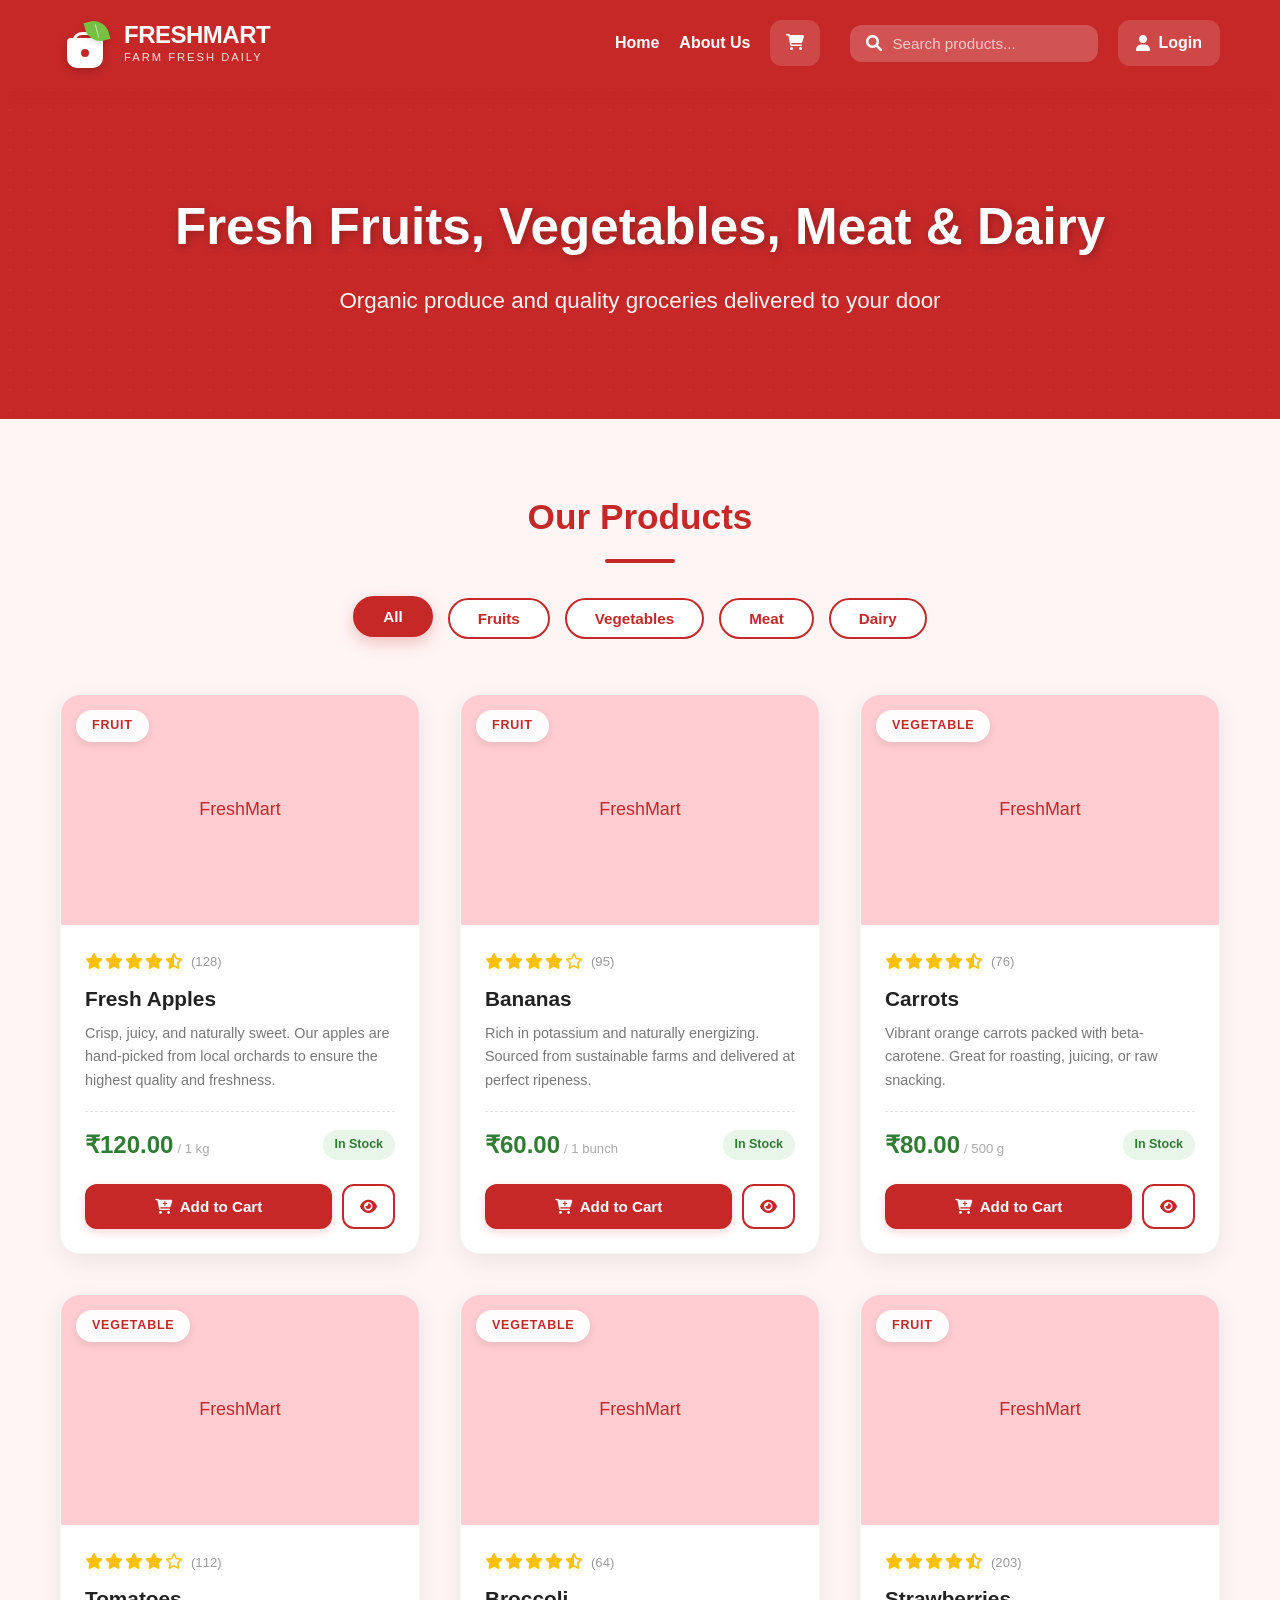
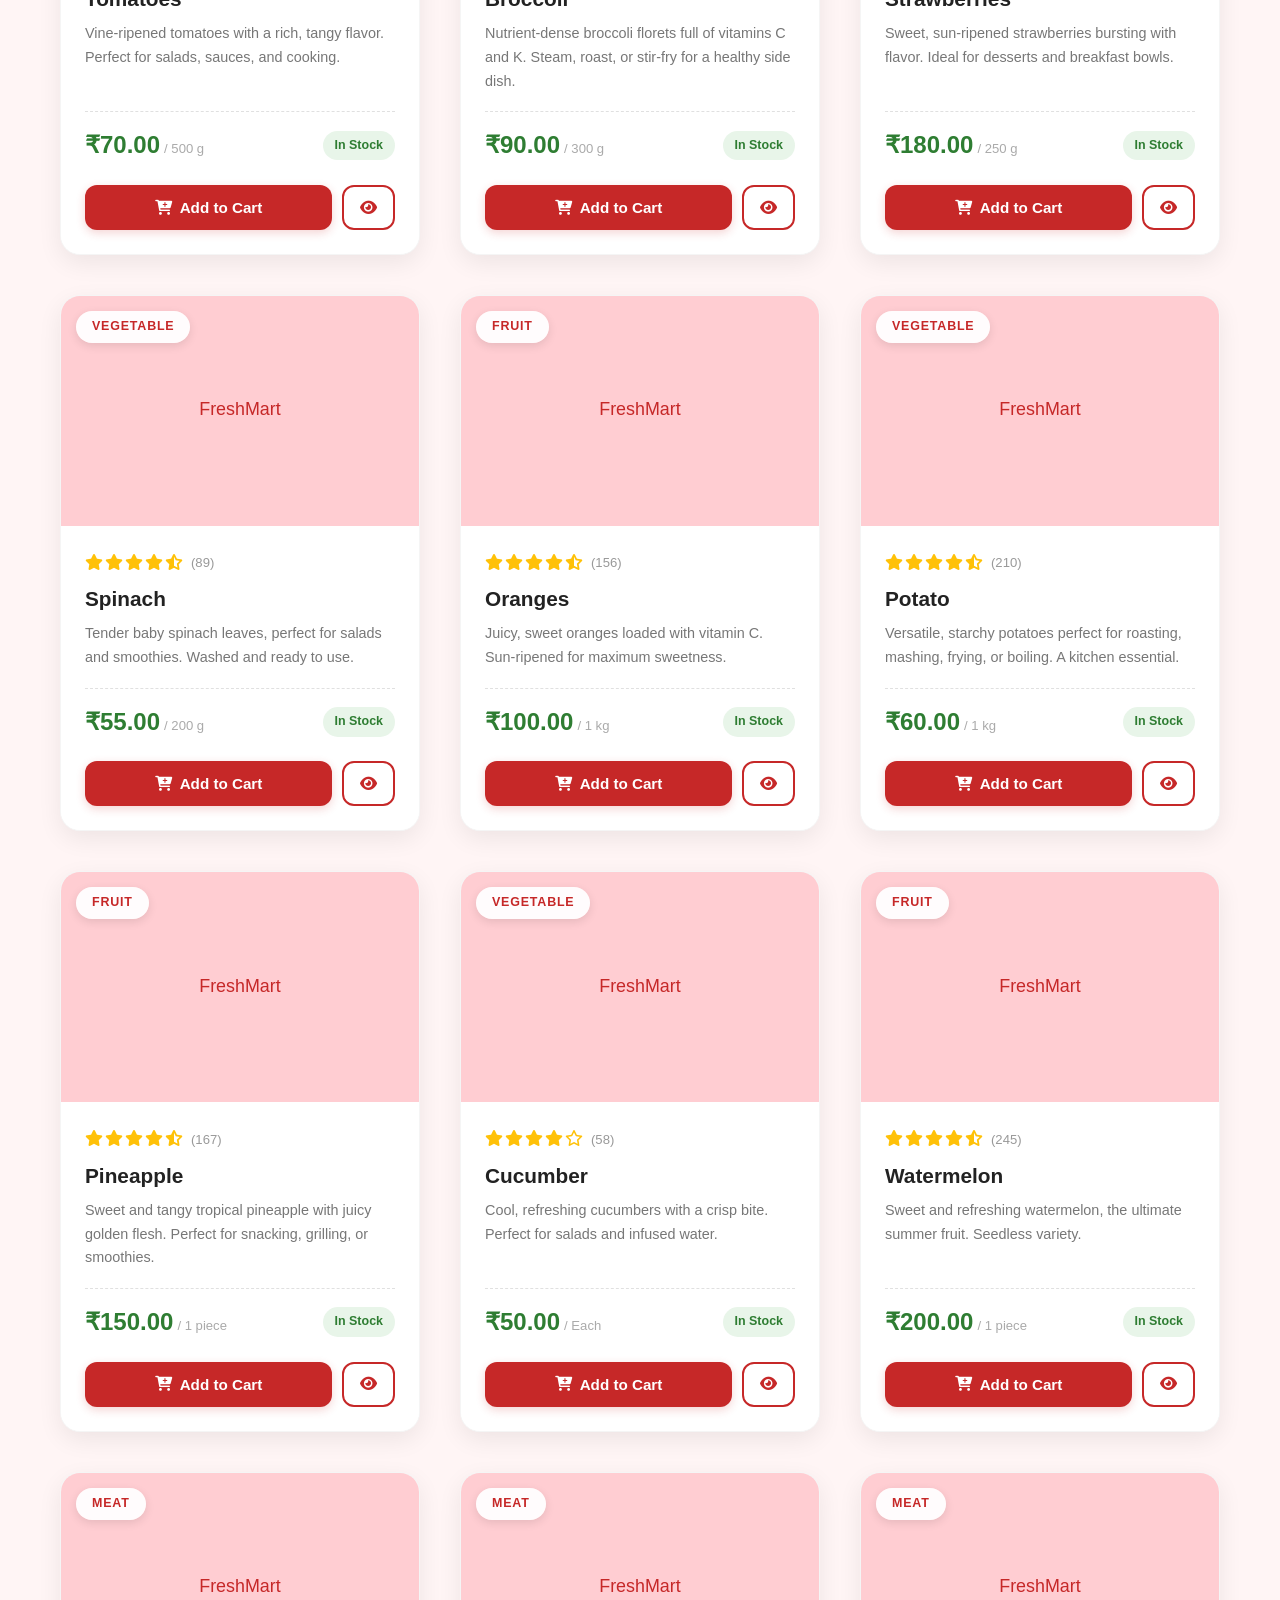
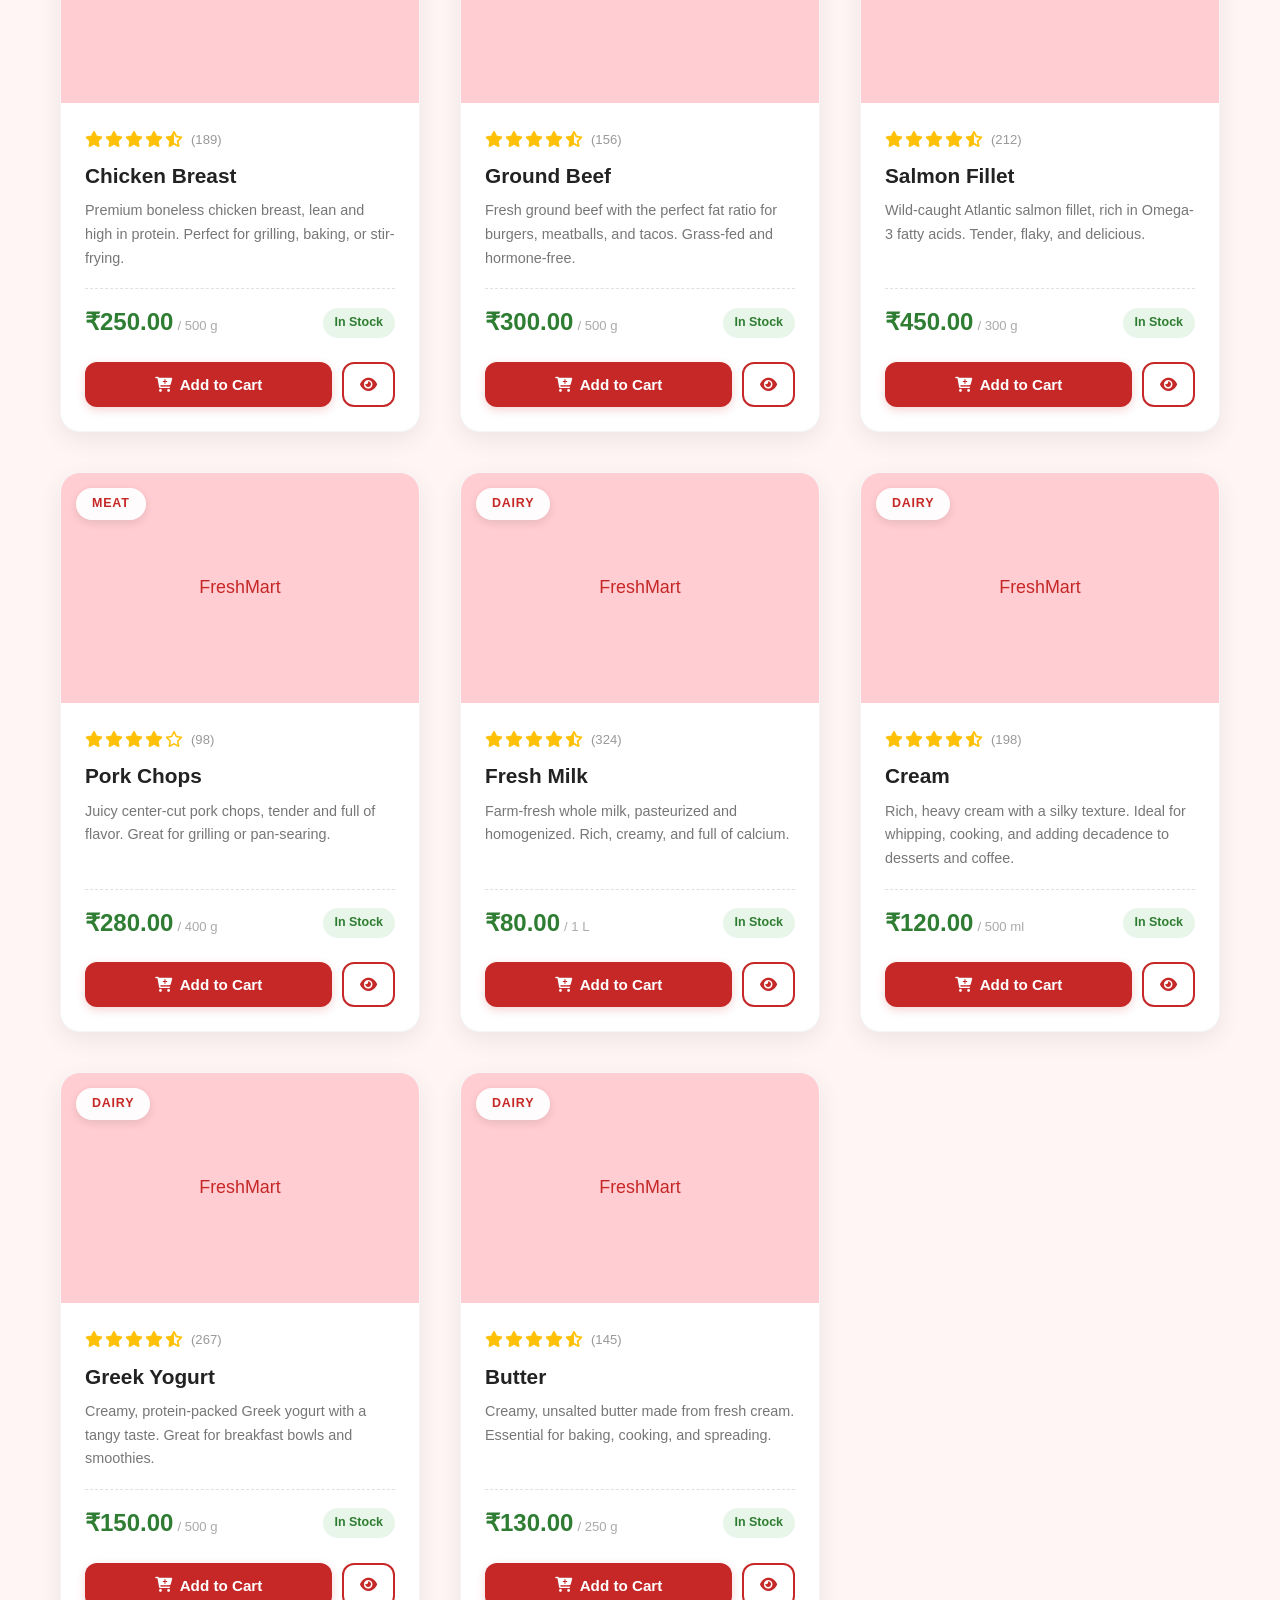
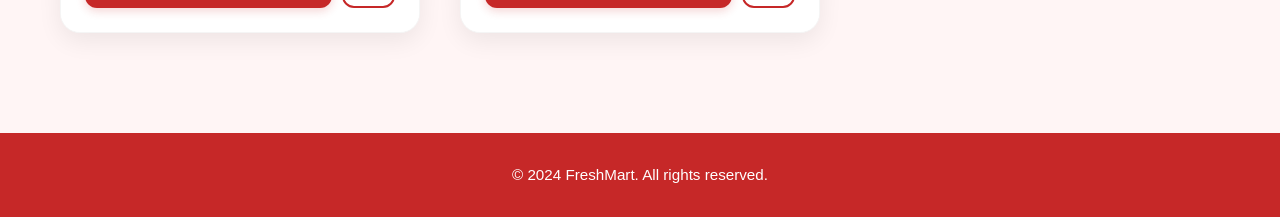
<file: index.html>
<!DOCTYPE html>
<html lang="en">
<head>
    <meta charset="UTF-8">
    <meta name="viewport" content="width=device-width, initial-scale=1.0">
    <title>Grocery Store - FreshMart</title>
    <link rel="stylesheet" href="css/style.css">
    <link rel="stylesheet" href="https://cdnjs.cloudflare.com/ajax/libs/font-awesome/6.0.0/css/all.min.css">
</head>
<body>
    <!-- Navigation -->
    <nav class="navbar">
        <div class="nav-container">
            <div class="nav-logo">
                <a href="index.html" class="logo-link">
                    <div class="logo-mark">
                        <div class="logo-leaf"></div>
                        <div class="logo-bag">
                            <div class="bag-handle"></div>
                        </div>
                    </div>
                    <div class="logo-text">
                        <span class="logo-brand">FreshMart</span>
                        <span class="logo-tagline">Farm Fresh Daily</span>
                    </div>
                </a>
            </div>
            <div class="nav-links">
                <a href="index.html">Home</a>
                <a href="about.html">About Us</a>
                <a href="cart.html" class="cart-link">
                    <i class="fas fa-shopping-cart"></i>
                    <span class="cart-badge" id="cartBadge">0</span>
                </a>
                <div class="search-wrapper">
                    <div class="search-box">
                        <i class="fas fa-search"></i>
                        <input type="text" id="searchInput" placeholder="Search products..." autocomplete="off">
                    </div>
                    <div class="search-results" id="searchResults"></div>
                </div>
                <a href="login.html" class="login-link">
                    <i class="fas fa-user"></i> Login
                </a>
            </div>
        </div>
    </nav>

    <!-- Hero Section -->
    <section class="hero">
        <div class="hero-content">
            <h1>Fresh Fruits, Vegetables, Meat & Dairy</h1>
            <p>Organic produce and quality groceries delivered to your door</p>
        </div>
    </section>

    <!-- Products Grid -->
    <section class="products-section">
        <div class="container">
            <h2 class="section-title">Our Products</h2>
            <div class="products-grid" id="productsGrid">
                <!-- Products will be loaded dynamically by JavaScript -->
            </div>
        </div>
    </section>

    <!-- Footer -->
    <footer class="footer">
        <div class="container">
            <p>&copy; 2024 FreshMart. All rights reserved.</p>
        </div>
    </footer>

    <script src="js/script.js"></script>
</body>
</html>
</file>
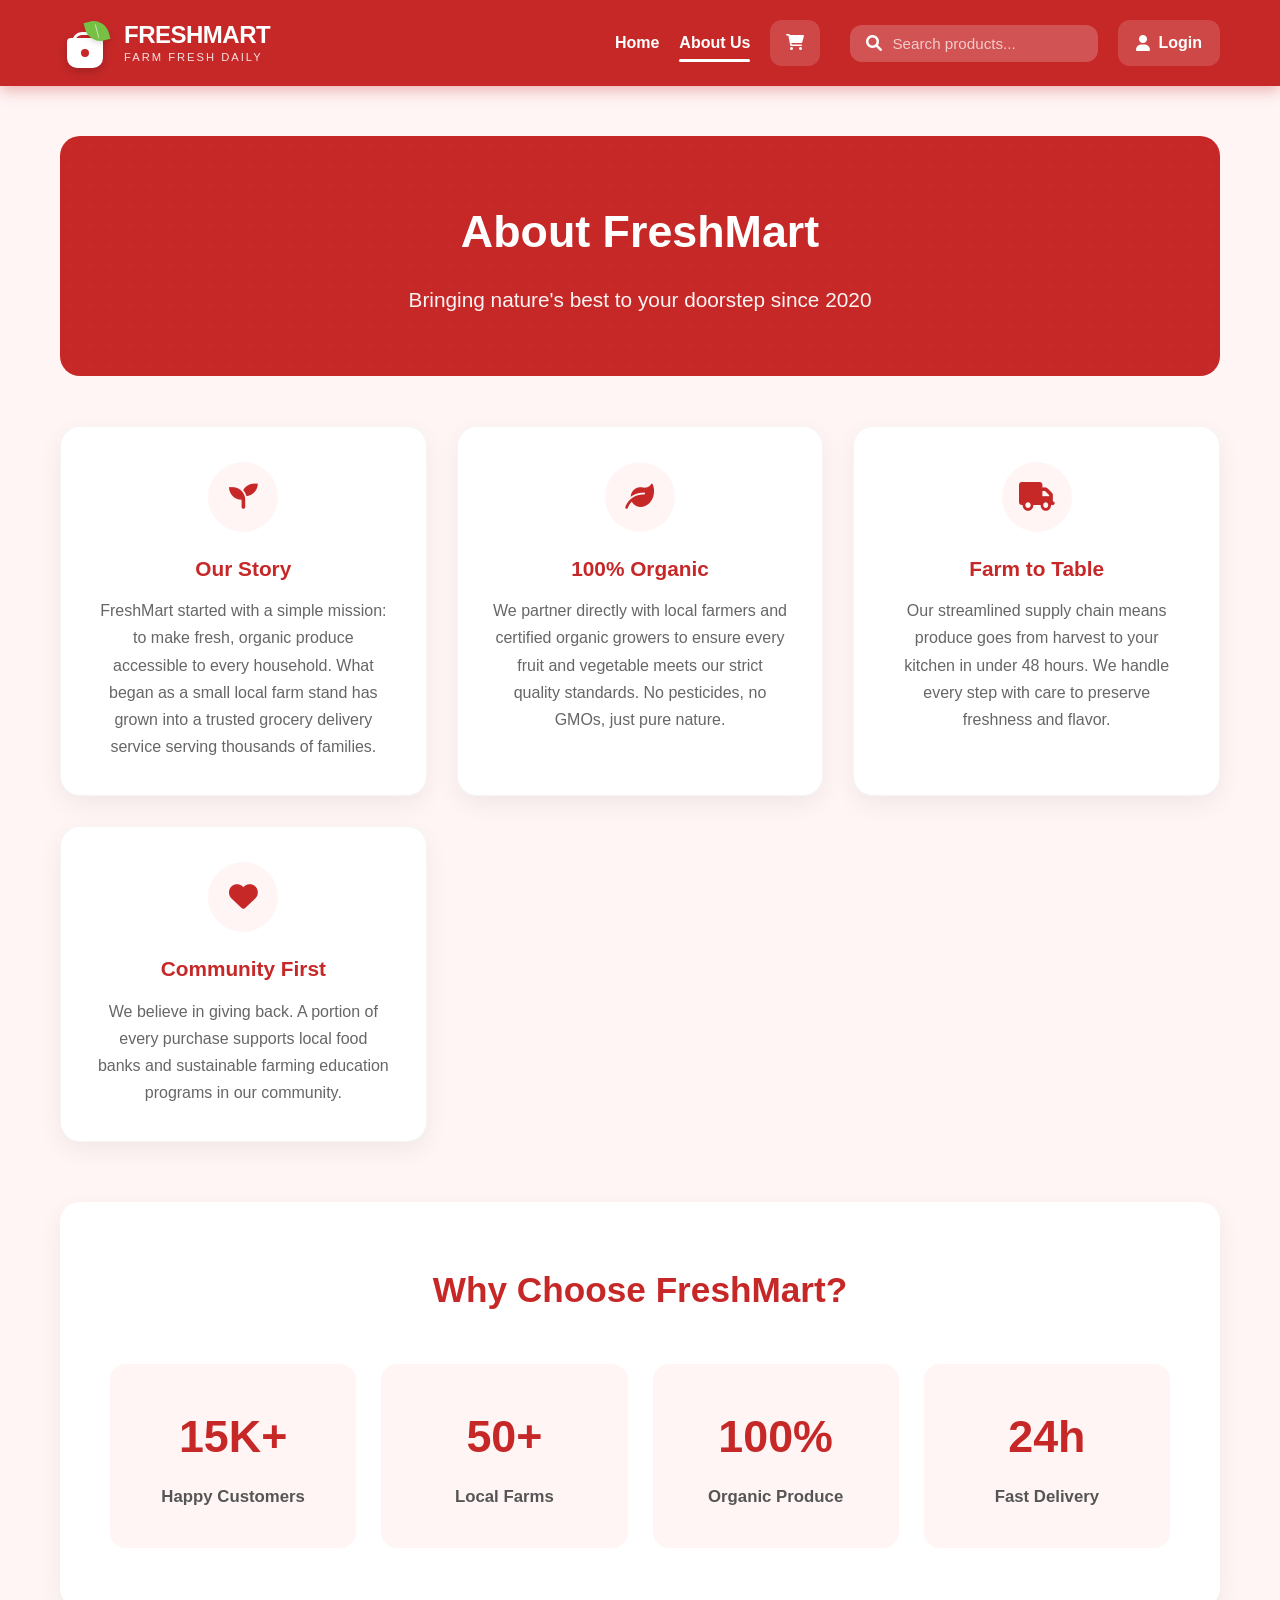
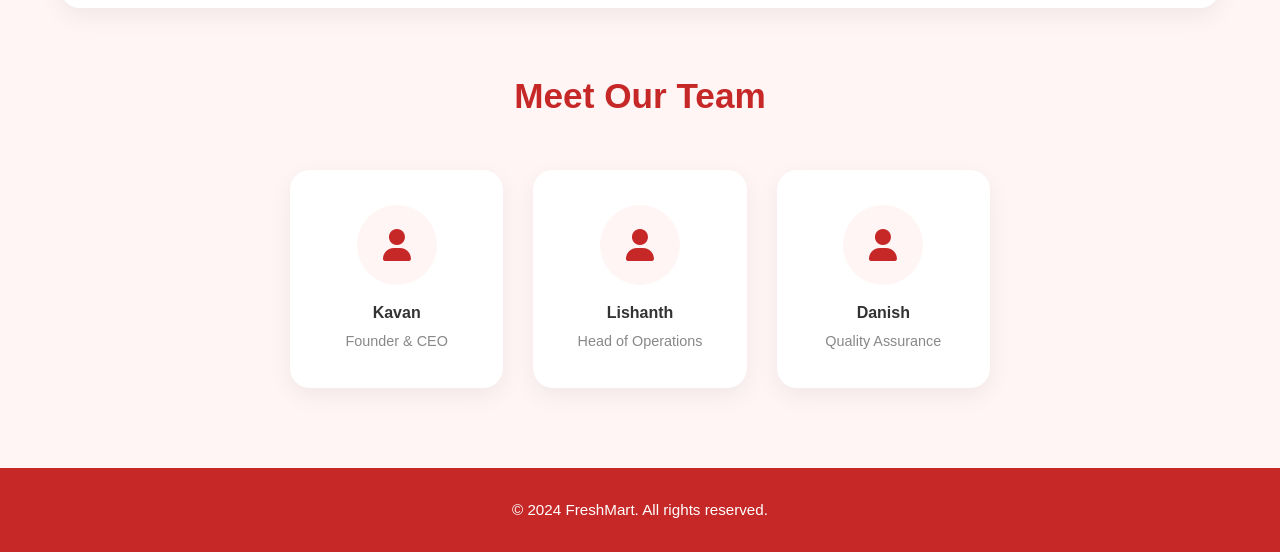
<file: about.html>
<!DOCTYPE html>
<html lang="en">
<head>
    <meta charset="UTF-8">
    <meta name="viewport" content="width=device-width, initial-scale=1.0">
    <title>About Us - FreshMart</title>
    <link rel="stylesheet" href="css/style.css">
    <link rel="stylesheet" href="https://cdnjs.cloudflare.com/ajax/libs/font-awesome/6.0.0/css/all.min.css">
</head>
<body>
    <!-- Navigation -->
    <nav class="navbar">
        <div class="nav-container">
            <div class="nav-logo">
                <a href="index.html" class="logo-link">
                    <div class="logo-mark">
                        <div class="logo-leaf"></div>
                        <div class="logo-bag">
                            <div class="bag-handle"></div>
                        </div>
                    </div>
                    <div class="logo-text">
                        <span class="logo-brand">FreshMart</span>
                        <span class="logo-tagline">Farm Fresh Daily</span>
                    </div>
                </a>
            </div>
            <div class="nav-links">
                <a href="index.html">Home</a>
                <a href="about.html" class="active">About Us</a>
                <a href="cart.html" class="cart-link">
                    <i class="fas fa-shopping-cart"></i>
                    <span class="cart-badge" id="cartBadge">0</span>
                </a>
                <div class="search-wrapper">
                    <div class="search-box">
                        <i class="fas fa-search"></i>
                        <input type="text" id="searchInput" placeholder="Search products..." autocomplete="off">
                    </div>
                    <div class="search-results" id="searchResults"></div>
                </div>
                <a href="login.html" class="login-link">
                    <i class="fas fa-user"></i> Login
                </a>
            </div>
        </div>
    </nav>

    <!-- About Section -->
    <section class="about-section">
        <div class="container">
            <div class="about-hero">
                <h1>About FreshMart</h1>
                <p>Bringing nature's best to your doorstep since 2020</p>
            </div>
            
            <div class="about-grid">
                <div class="about-card">
                    <div class="about-icon"><i class="fas fa-seedling"></i></div>
                    <h3>Our Story</h3>
                    <p>FreshMart started with a simple mission: to make fresh, organic produce accessible to every household. What began as a small local farm stand has grown into a trusted grocery delivery service serving thousands of families.</p>
                </div>
                
                <div class="about-card">
                    <div class="about-icon"><i class="fas fa-leaf"></i></div>
                    <h3>100% Organic</h3>
                    <p>We partner directly with local farmers and certified organic growers to ensure every fruit and vegetable meets our strict quality standards. No pesticides, no GMOs, just pure nature.</p>
                </div>
                
                <div class="about-card">
                    <div class="about-icon"><i class="fas fa-truck"></i></div>
                    <h3>Farm to Table</h3>
                    <p>Our streamlined supply chain means produce goes from harvest to your kitchen in under 48 hours. We handle every step with care to preserve freshness and flavor.</p>
                </div>
                
                <div class="about-card">
                    <div class="about-icon"><i class="fas fa-heart"></i></div>
                    <h3>Community First</h3>
                    <p>We believe in giving back. A portion of every purchase supports local food banks and sustainable farming education programs in our community.</p>
                </div>
            </div>

            <div class="about-values">
                <h2>Why Choose FreshMart?</h2>
                <div class="values-grid">
                    <div class="value-item">
                        <span class="value-number">15K+</span>
                        <span class="value-label">Happy Customers</span>
                    </div>
                    <div class="value-item">
                        <span class="value-number">50+</span>
                        <span class="value-label">Local Farms</span>
                    </div>
                    <div class="value-item">
                        <span class="value-number">100%</span>
                        <span class="value-label">Organic Produce</span>
                    </div>
                    <div class="value-item">
                        <span class="value-number">24h</span>
                        <span class="value-label">Fast Delivery</span>
                    </div>
                </div>
            </div>

            <div class="about-team">
                <h2>Meet Our Team</h2>
                <div class="team-grid">
                    <div class="team-member">
                        <div class="team-avatar"><i class="fas fa-user"></i></div>
                        <h4>Kavan</h4>
                        <p>Founder & CEO</p>
                    </div>
                    <div class="team-member">
                        <div class="team-avatar"><i class="fas fa-user"></i></div>
                        <h4>Lishanth</h4>
                        <p>Head of Operations</p>
                    </div>
                    <div class="team-member">
                        <div class="team-avatar"><i class="fas fa-user"></i></div>
                        <h4>Danish</h4>
                        <p>Quality Assurance</p>
                    </div>
                </div>
            </div>
        </div>
    </section>

    <!-- Footer -->
    <footer class="footer">
        <div class="container">
            <p>&copy; 2024 FreshMart. All rights reserved.</p>
        </div>
    </footer>

    <script src="js/script.js"></script>
</body>
</html>
</file>
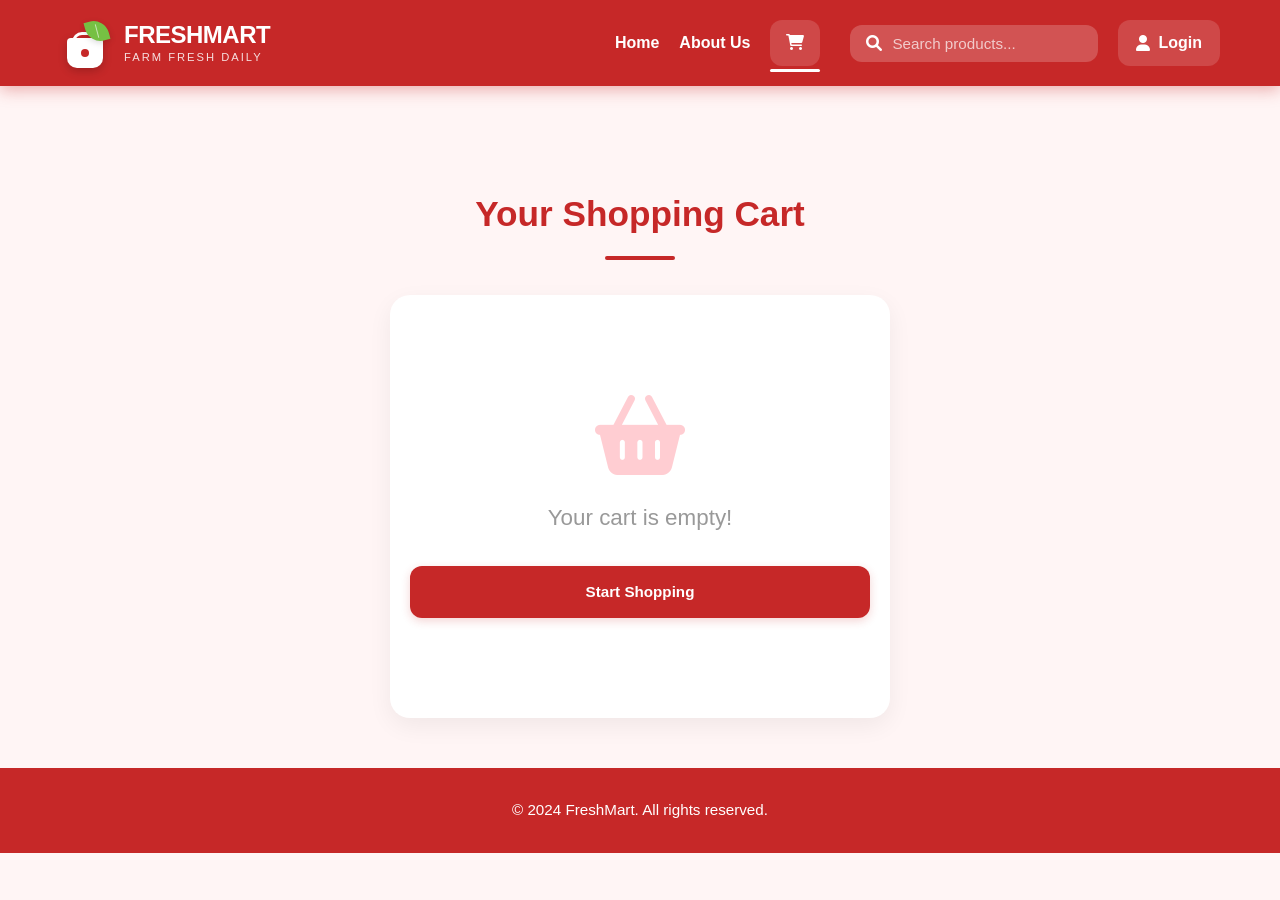
<file: cart.html>
<!DOCTYPE html>
<html lang="en">
<head>
    <meta charset="UTF-8">
    <meta name="viewport" content="width=device-width, initial-scale=1.0">
    <title>Your Cart - FreshMart</title>
    <link rel="stylesheet" href="css/style.css">
    <link rel="stylesheet" href="https://cdnjs.cloudflare.com/ajax/libs/font-awesome/6.0.0/css/all.min.css">
</head>
<body>
    <!-- Navigation -->
    <nav class="navbar">
        <div class="nav-container">
            <div class="nav-logo"> 
                <a href="index.html" class="logo-link">
                    <div class="logo-mark">
                        <div class="logo-leaf"></div>
                        <div class="logo-bag">
                            <div class="bag-handle"></div>
                        </div>
                    </div>
                    <div class="logo-text">
                        <span class="logo-brand">FreshMart</span>
                        <span class="logo-tagline">Farm Fresh Daily</span>
                    </div>
                </a>
            </div>
            <div class="nav-links">
                <a href="index.html">Home</a>
                <a href="about.html">About Us</a>
                <a href="cart.html" class="cart-link active">
                    <i class="fas fa-shopping-cart"></i>
                    <span class="cart-badge" id="cartBadge">0</span>
                </a>
                <div class="search-wrapper">
                    <div class="search-box">
                        <i class="fas fa-search"></i>
                        <input type="text" id="searchInput" placeholder="Search products..." autocomplete="off">
                    </div>
                    <div class="search-results" id="searchResults"></div>
                </div>
                <a href="login.html" class="login-link">
                    <i class="fas fa-user"></i> Login
                </a>
            </div>
        </div>
    </nav>

    <!-- Cart Section -->
    <section class="cart-section">
        <div class="container">
            <h2 class="section-title">Your Shopping Cart</h2>
            <div id="cartContainer">
                <div class="cart-items" id="cartItems">
                    <!-- Cart items rendered by JS -->
                </div>
                <div class="cart-summary">
                    <h3>Order Summary</h3>
                    <div class="summary-row">
                        <span>Subtotal:</span>
                        <span id="cartSubtotal">₹0.00</span>
                    </div>
                    <div class="summary-row">
                        <span>Tax (5%):</span>
<span id="cartTax">₹0.00</span>
                    </div>
                    <div class="summary-row total">
                        <span>Total:</span>
<span id="cartTotal">₹0.00</span>
                    </div>
                    <button class="checkout-btn" onclick="alert('Checkout feature coming soon!')">Proceed to Checkout</button>
                    <button class="continue-btn" onclick="window.location.href='index.html'">Continue Shopping</button>
                </div>
            </div>
            <div class="empty-cart" id="emptyCart" style="display: none;">
                <i class="fas fa-shopping-basket"></i>
                <p>Your cart is empty!</p>
                <a href="index.html" class="btn-primary">Start Shopping</a>
            </div>
        </div>
    </section>

    <!-- Footer -->
    <footer class="footer">
        <div class="container">
            <p>&copy; 2024 FreshMart. All rights reserved.</p>
        </div>
    </footer>

    <script src="js/script.js"></script>
</body>
</html>
</file>
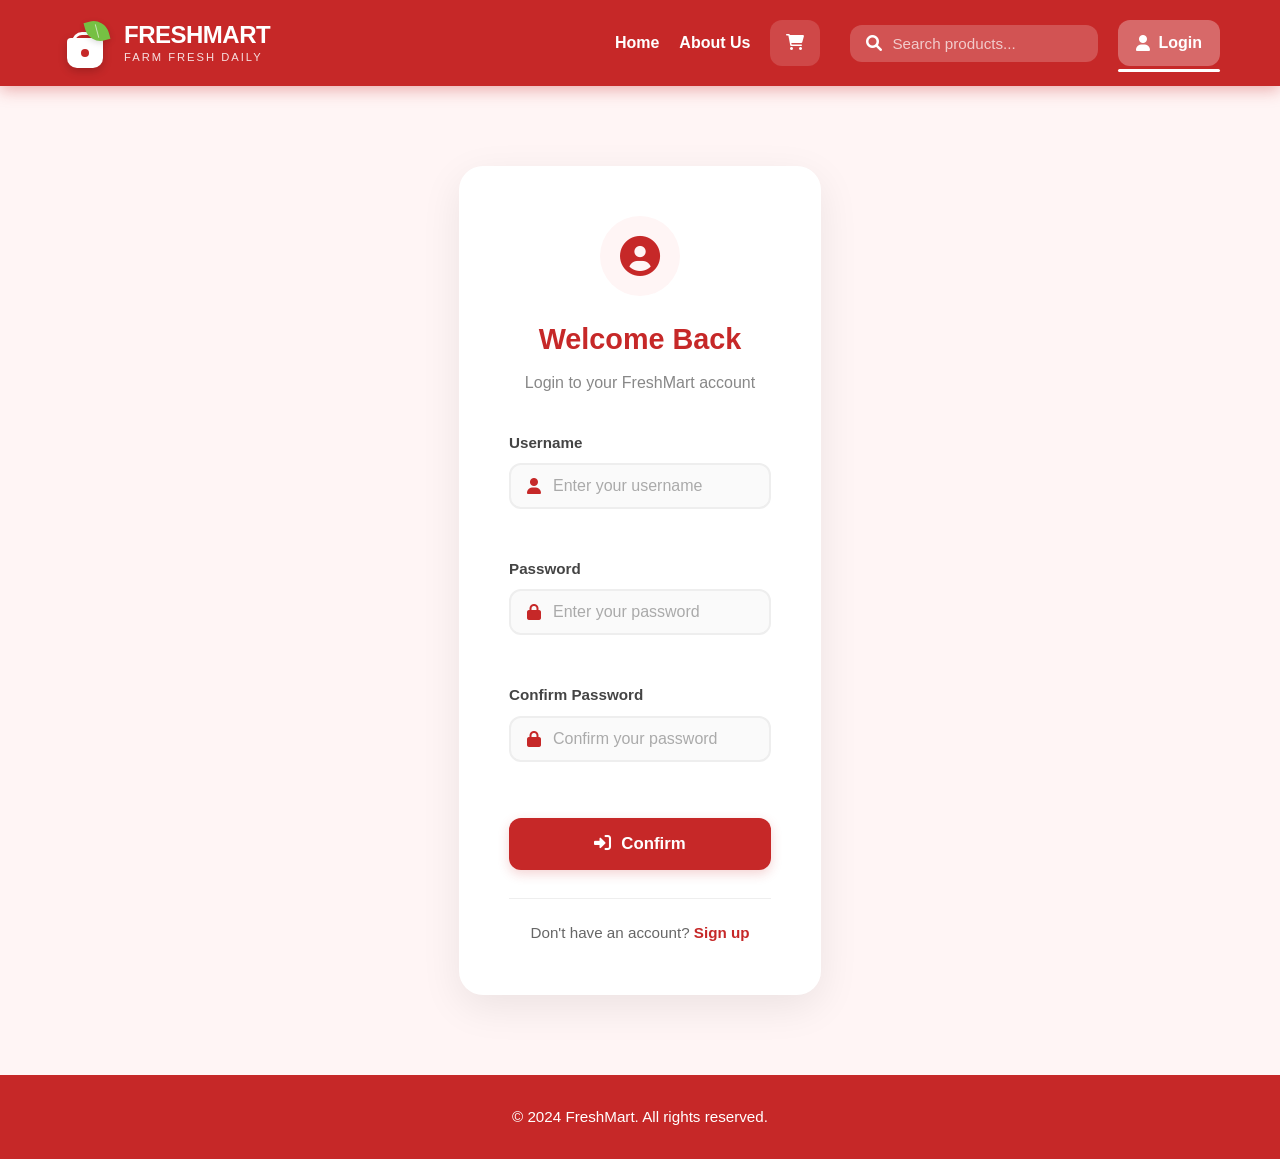
<file: login.html>
<!DOCTYPE html>
<html lang="en">
<head>
    <meta charset="UTF-8">
    <meta name="viewport" content="width=device-width, initial-scale=1.0">
    <title>Login - FreshMart</title>
    <link rel="stylesheet" href="css/style.css">
    <link rel="stylesheet" href="https://cdnjs.cloudflare.com/ajax/libs/font-awesome/6.0.0/css/all.min.css">
</head>
<body>
    <!-- Navigation -->
    <nav class="navbar">
        <div class="nav-container">
            <div class="nav-logo">
                <a href="index.html" class="logo-link">
                    <div class="logo-mark">
                        <div class="logo-leaf"></div>
                        <div class="logo-bag">
                            <div class="bag-handle"></div>
                        </div>
                    </div>
                    <div class="logo-text">
                        <span class="logo-brand">FreshMart</span>
                        <span class="logo-tagline">Farm Fresh Daily</span>
                    </div>
                </a>
            </div>
            <div class="nav-links">
                <a href="index.html">Home</a>
                <a href="about.html">About Us</a>
                <a href="cart.html" class="cart-link">
                    <i class="fas fa-shopping-cart"></i>
                    <span class="cart-badge" id="cartBadge">0</span>
                </a>
                <div class="search-wrapper">
                    <div class="search-box">
                        <i class="fas fa-search"></i>
                        <input type="text" id="searchInput" placeholder="Search products..." autocomplete="off">
                    </div>
                    <div class="search-results" id="searchResults"></div>
                </div>
                <a href="login.html" class="login-link active">
                    <i class="fas fa-user"></i> Login
                </a>
            </div>
        </div>
    </nav>

    <!-- Login Section -->
    <section class="login-section">
        <div class="container">
            <div class="login-card">
                <div class="login-header">
                    <div class="login-icon">
                        <i class="fas fa-user-circle"></i>
                    </div>
                    <h2>Welcome Back</h2>
                    <p>Login to your FreshMart account</p>
                </div>
                <form class="login-form" id="loginForm" novalidate>
                    <div class="form-group">
                        <label for="username">Username</label>
                        <div class="input-wrapper">
                            <i class="fas fa-user"></i>
                            <input type="text" id="username" name="username" placeholder="Enter your username" required>
                        </div>
                        <span class="error-message" id="usernameError"></span>
                    </div>
                    <div class="form-group">
                        <label for="password">Password</label>
                        <div class="input-wrapper">
                            <i class="fas fa-lock"></i>
                            <input type="password" id="password" name="password" placeholder="Enter your password" required>
                        </div>
                        <span class="error-message" id="passwordError"></span>
                    </div>
                    <div class="form-group">
                        <label for="confirmPassword">Confirm Password</label>
                        <div class="input-wrapper">
                            <i class="fas fa-lock"></i>
                            <input type="password" id="confirmPassword" name="confirmPassword" placeholder="Confirm your password" required>
                        </div>
                        <span class="error-message" id="confirmPasswordError"></span>
                    </div>
                    <button type="submit" class="login-btn">
                        <i class="fas fa-sign-in-alt"></i> Confirm
                    </button>
                </form>
                <div class="login-footer">
                    <p>Don't have an account? <a href="#">Sign up</a></p>
                </div>
            </div>
        </div>
    </section>

    <!-- Footer -->
    <footer class="footer">
        <div class="container">
            <p>&copy; 2024 FreshMart. All rights reserved.</p>
        </div>
    </footer>

    <script src="js/script.js"></script>
</body>
</html>
</file>
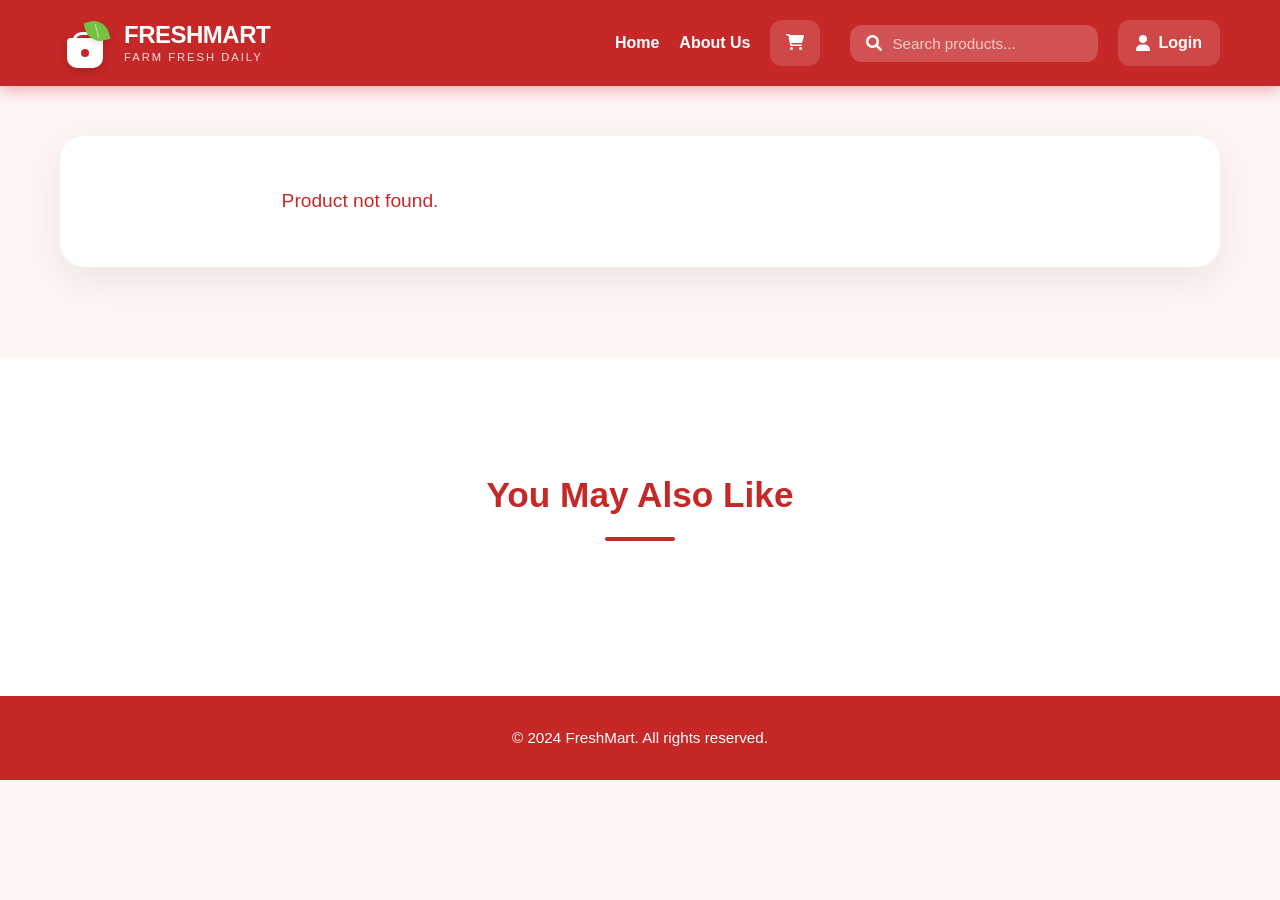
<file: product.html>
<!DOCTYPE html>
<html lang="en">
<head>
    <meta charset="UTF-8">
    <meta name="viewport" content="width=device-width, initial-scale=1.0">
    <title>Product Details - FreshMart</title>
    <link rel="stylesheet" href="css/style.css">
    <link rel="stylesheet" href="https://cdnjs.cloudflare.com/ajax/libs/font-awesome/6.0.0/css/all.min.css">
</head>
<body>
    <!-- Navigation -->
    <nav class="navbar">
        <div class="nav-container">
            <div class="nav-logo">
                <a href="index.html" class="logo-link">
                    <div class="logo-mark">
                        <div class="logo-leaf"></div>
                        <div class="logo-bag">
                            <div class="bag-handle"></div>
                        </div>
                    </div>
                    <div class="logo-text">
                        <span class="logo-brand">FreshMart</span>
                        <span class="logo-tagline">Farm Fresh Daily</span>
                    </div>
                </a>
            </div>
            <div class="nav-links">
                <a href="index.html">Home</a>
                <a href="about.html">About Us</a>
                <a href="cart.html" class="cart-link">
                    <i class="fas fa-shopping-cart"></i>
                    <span class="cart-badge" id="cartBadge">0</span>
                </a>
                <div class="search-wrapper">
                    <div class="search-box">
                        <i class="fas fa-search"></i>
                        <input type="text" id="searchInput" placeholder="Search products..." autocomplete="off">
                    </div>
                    <div class="search-results" id="searchResults"></div>
                </div>
                <a href="login.html" class="login-link">
                    <i class="fas fa-user"></i> Login
                </a>
            </div>
        </div>
    </nav>

    <!-- Product Detail Section -->
    <section class="product-detail-section">
        <div class="container">
            <div class="product-detail" id="productDetail">
                <!-- Product details rendered by JS -->
            </div>
        </div>
    </section>

    <!-- Related Products -->
    <section class="related-products">
        <div class="container">
            <h2 class="section-title">You May Also Like</h2>
            <div class="products-grid" id="relatedProducts">
                <!-- Related products rendered by JS -->
            </div>
        </div>
    </section>

    <!-- Footer -->
    <footer class="footer">
        <div class="container">
            <p>&copy; 2024 FreshMart. All rights reserved.</p>
        </div>
    </footer>

    <script src="js/script.js"></script>
</body>
</html>
</file>
<file: css/style.css>
/* ===== RESET & BASE ===== */
* { margin: 0; padding: 0; box-sizing: border-box; }

body {
    font-family: 'Segoe UI', Tahoma, Geneva, Verdana, sans-serif;
    background-color: #fff5f5;
    color: #333;
    line-height: 1.6;
}

a { text-decoration: none; color: inherit; }

.container { max-width: 1200px; margin: 0 auto; padding: 0 20px; }

/* ===== NAVIGATION ===== */
.navbar {
    background-color: #c62828;
    color: white;
    padding: 18px 0;
    position: sticky;
    top: 0;
    z-index: 1000;
    box-shadow: 0 4px 15px rgba(198, 40, 40, 0.35);
}

.nav-container {
    max-width: 1200px;
    margin: 0 auto;
    padding: 0 20px;
    display: flex;
    justify-content: space-between;
    align-items: center;
}

.nav-logo h2 {
    font-size: 1.6rem;
    display: flex;
    align-items: center;
    gap: 10px;
    font-weight: 700;
}

/* ===== CUSTOM LOGO ===== */
.logo-link {
    display: flex;
    align-items: center;
    gap: 14px;
    text-decoration: none;
    color: white;
}

.logo-mark {
    position: relative;
    width: 50px;
    height: 50px;
    flex-shrink: 0;
}

.logo-bag {
    position: absolute;
    bottom: 0;
    left: 50%;
    transform: translateX(-50%);
    width: 36px;
    height: 30px;
    background: white;
    border-radius: 4px 4px 10px 10px;
    box-shadow: 0 3px 10px rgba(0,0,0,0.2);
}

.logo-bag::before {
    content: '';
    position: absolute;
    top: -6px;
    left: 50%;
    transform: translateX(-50%);
    width: 20px;
    height: 10px;
    border: 3px solid white;
    border-bottom: none;
    border-radius: 10px 10px 0 0;
}

.logo-bag::after {
    content: '';
    position: absolute;
    top: 50%;
    left: 50%;
    transform: translate(-50%, -50%);
    width: 8px;
    height: 8px;
    background: #c62828;
    border-radius: 50%;
}

.logo-leaf {
    position: absolute;
    top: 2px;
    right: 2px;
    width: 22px;
    height: 22px;
    background: #76c043;
    border-radius: 0 16px 0 16px;
    transform: rotate(-15deg);
    box-shadow: 0 2px 6px rgba(0,0,0,0.15);
    z-index: 2;
}

.logo-leaf::before {
    content: '';
    position: absolute;
    top: 50%;
    left: 50%;
    transform: translate(-50%, -50%);
    width: 1px;
    height: 14px;
    background: rgba(255,255,255,0.6);
    border-radius: 1px;
}

.logo-text {
    display: flex;
    flex-direction: column;
    line-height: 1.2;
}

.logo-brand {
    font-size: 1.5rem;
    font-weight: 800;
    letter-spacing: -0.5px;
    text-transform: uppercase;
}

.logo-tagline {
    font-size: 0.7rem;
    font-weight: 500;
    letter-spacing: 2px;
    text-transform: uppercase;
    opacity: 0.85;
    margin-top: 1px;
}

.nav-links {
    display: flex;
    align-items: center;
    gap: 20px;
}

.nav-links a {
    color: white;
    font-weight: 600;
    transition: opacity 0.3s;
    position: relative;
    font-size: 1rem;
}

.nav-links a:hover { opacity: 0.85; }

.nav-links a.active {
    position: relative;
}

.nav-links a.active::after {
    content: '';
    position: absolute;
    bottom: -6px;
    left: 0;
    width: 100%;
    height: 3px;
    background: white;
    border-radius: 2px;
}

.nav-links a.active:hover { opacity: 1; }

.cart-link {
    position: relative;
    font-size: 1.3rem;
    background: rgba(255,255,255,0.15);
    padding: 10px 16px;
    border-radius: 12px;
    transition: all 0.3s;
}

.cart-link:hover { background: rgba(255,255,255,0.25); }

.login-link {
    background: rgba(255,255,255,0.15);
    color: white;
    padding: 10px 18px;
    border-radius: 12px;
    font-weight: 600;
    font-size: 0.95rem;
    transition: all 0.3s;
    display: flex;
    align-items: center;
    gap: 8px;
}

.login-link:hover, .login-link.active {
    background: rgba(255,255,255,0.3);
    opacity: 1;
}

.cart-badge {
    position: absolute;
    top: -6px;
    right: -6px;
    background-color: #ffeb3b;
    color: #c62828;
    font-size: 0.75rem;
    font-weight: 800;
    width: 22px;
    height: 22px;
    border-radius: 50%;
    display: flex;
    align-items: center;
    justify-content: center;
    box-shadow: 0 2px 6px rgba(0,0,0,0.2);
}

/* ===== SEARCH BAR (TOP RIGHT) ===== */
.search-wrapper {
    position: relative;
    margin-left: 10px;
}

.search-box {
    display: flex;
    align-items: center;
    background: rgba(255,255,255,0.2);
    border-radius: 12px;
    padding: 10px 16px;
    gap: 10px;
    transition: all 0.3s;
    min-width: 240px;
}

.search-box:focus-within {
    background: rgba(255,255,255,0.3);
    box-shadow: 0 0 0 3px rgba(255,255,255,0.2);
}

.search-box i { color: white; font-size: 1rem; }

.search-box input {
    background: none;
    border: none;
    color: white;
    font-size: 0.95rem;
    outline: none;
    width: 100%;
}

.search-box input::placeholder { color: rgba(255,255,255,0.7); }

.search-results {
    position: absolute;
    top: calc(100% + 10px);
    right: 0;
    width: 320px;
    background: white;
    border-radius: 16px;
    box-shadow: 0 10px 40px rgba(0,0,0,0.15);
    max-height: 400px;
    overflow-y: auto;
    z-index: 1001;
    display: none;
    padding: 8px;
}

.search-results.active { display: block; }

.search-result-item {
    display: flex;
    align-items: center;
    gap: 15px;
    padding: 12px;
    border-radius: 12px;
    cursor: pointer;
    transition: all 0.2s;
}

.search-result-item:hover { background: #fff5f5; }

.search-result-item img {
    width: 50px;
    height: 50px;
    object-fit: cover;
    border-radius: 10px;
    border: 2px solid #ffcdd2;
}

.search-result-info h4 { color: #333; font-size: 1rem; margin-bottom: 3px; }

.search-result-info p { color: #2e7d32; font-size: 0.9rem; font-weight: 700; }

.search-result-category {
    margin-left: auto;
    background: #ffcdd2;
    color: #c62828;
    padding: 4px 12px;
    border-radius: 20px;
    font-size: 0.75rem;
    font-weight: 600;
    text-transform: uppercase;
}

.no-results { padding: 20px; text-align: center; color: #888; }

/* ===== HERO ===== */
.hero {
    background-color: #c62828;
    color: white;
    padding: 100px 20px;
    text-align: center;
    position: relative;
    overflow: hidden;
}

.hero::before {
    content: '';
    position: absolute;
    top: -50%;
    left: -50%;
    width: 200%;
    height: 200%;
    background: radial-gradient(circle, rgba(255,255,255,0.1) 1px, transparent 1px);
    background-size: 20px 20px;
    opacity: 0.3;
}

.hero-content { position: relative; z-index: 1; }

.hero h1 { font-size: 3.2rem; margin-bottom: 15px; text-shadow: 2px 2px 8px rgba(0,0,0,0.25); font-weight: 800; }

.hero p { font-size: 1.4rem; opacity: 0.95; font-weight: 300; }

/* ===== SECTION TITLES ===== */
.section-title {
    text-align: center;
    font-size: 2.2rem;
    color: #c62828;
    margin: 50px 0 35px;
    position: relative;
    padding-bottom: 18px;
    font-weight: 700;
}

.section-title::after {
    content: '';
    position: absolute;
    bottom: 0;
    left: 50%;
    transform: translateX(-50%);
    width: 70px;
    height: 4px;
    background-color: #c62828;
    border-radius: 2px;
}

/* ===== CATEGORY FILTERS ===== */
.category-filters {
    display: flex;
    justify-content: center;
    gap: 15px;
    margin-bottom: 35px;
    flex-wrap: wrap;
}

.filter-btn {
    background: white;
    border: 2px solid #c62828;
    color: #c62828;
    padding: 10px 28px;
    border-radius: 25px;
    cursor: pointer;
    font-size: 0.95rem;
    font-weight: 600;
    transition: all 0.3s ease;
}

.filter-btn:hover, .filter-btn.active {
    background: #c62828;
    color: white;
    transform: translateY(-2px);
    box-shadow: 0 6px 16px rgba(198, 40, 40, 0.25);
}

/* ===== PRODUCTS GRID - EXACTLY 3 PER ROW ===== */
.products-section { padding: 20px 0 80px; }

.products-grid {
    display: grid;
    grid-template-columns: repeat(3, 1fr);
    gap: 40px;
    padding: 20px 0;
}

/* ===== PRODUCT CARD ===== */
.product-card {
    background: white;
    border-radius: 20px;
    overflow: hidden;
    box-shadow: 0 8px 25px rgba(0,0,0,0.07);
    transition: all 0.4s cubic-bezier(0.175, 0.885, 0.32, 1.275);
    cursor: pointer;
    display: flex;
    flex-direction: column;
    position: relative;
    border: 1px solid rgba(0,0,0,0.04);
}

.product-card:hover {
    transform: translateY(-12px) scale(1.01);
    box-shadow: 0 25px 50px rgba(198, 40, 40, 0.12);
    border-color: rgba(198, 40, 40, 0.08);
}

.product-image-wrapper {
    position: relative;
    overflow: hidden;
    height: 230px;
}

.product-card img {
    width: 100%;
    height: 100%;
    object-fit: cover;
    transition: transform 0.6s ease;
}

.product-card:hover img { transform: scale(1.1); }

.category-badge {
    position: absolute;
    top: 15px;
    left: 15px;
    background: rgba(255, 255, 255, 0.95);
    color: #c62828;
    padding: 6px 16px;
    border-radius: 20px;
    font-size: 0.78rem;
    font-weight: 700;
    text-transform: uppercase;
    letter-spacing: 0.8px;
    box-shadow: 0 3px 10px rgba(0,0,0,0.1);
    z-index: 2;
}

.product-info {
    padding: 24px;
    flex-grow: 1;
    display: flex;
    flex-direction: column;
    background: white;
}

.product-rating {
    display: flex;
    align-items: center;
    gap: 6px;
    margin-bottom: 10px;
    font-size: 0.9rem;
}

.stars { color: #ffc107; letter-spacing: 2px; font-size: 1rem; }

.rating-count { color: #999; font-size: 0.82rem; }

.product-info h3 { color: #222; margin-bottom: 10px; font-size: 1.3rem; font-weight: 700; line-height: 1.3; }

.product-description {
    color: #777;
    font-size: 0.9rem;
    margin-bottom: 18px;
    flex-grow: 1;
    line-height: 1.65;
}

.product-price-row {
    display: flex;
    align-items: center;
    justify-content: space-between;
    margin-bottom: 20px;
    padding-top: 14px;
    border-top: 1px dashed #e0e0e0;
}

.product-price { font-size: 1.5rem; font-weight: 800; color: #2e7d32; }

.price-unit { font-size: 0.82rem; color: #aaa; font-weight: 500; margin-left: 4px; }

.stock-badge {
    background: #e8f5e9;
    color: #2e7d32;
    padding: 5px 12px;
    border-radius: 15px;
    font-size: 0.78rem;
    font-weight: 600;
}

.product-actions { display: flex; gap: 10px; }

.btn-primary {
    background-color: #c62828;
    color: white;
    border: none;
    padding: 14px 18px;
    border-radius: 12px;
    cursor: pointer;
    font-size: 0.95rem;
    font-weight: 600;
    transition: all 0.3s ease;
    flex: 1;
    text-align: center;
    display: flex;
    align-items: center;
    justify-content: center;
    gap: 8px;
    box-shadow: 0 3px 10px rgba(198, 40, 40, 0.2);
}

.btn-primary:hover {
    background-color: #b71c1c;
    transform: translateY(-2px);
    box-shadow: 0 8px 20px rgba(198, 40, 40, 0.3);
}

.btn-secondary {
    background-color: white;
    color: #c62828;
    border: 2px solid #c62828;
    padding: 12px 16px;
    border-radius: 12px;
    cursor: pointer;
    font-size: 0.95rem;
    transition: all 0.3s ease;
    display: flex;
    align-items: center;
    justify-content: center;
    min-width: 50px;
}

.btn-secondary:hover {
    background-color: #fff5f5;
    transform: translateY(-2px);
    box-shadow: 0 4px 12px rgba(198, 40, 40, 0.1);
}

/* ===== PRODUCT DETAIL PAGE ===== */
.product-detail-section { padding: 50px 0; }

.product-detail {
    display: grid;
    grid-template-columns: 1fr 1fr;
    gap: 60px;
    background: white;
    padding: 50px;
    border-radius: 24px;
    box-shadow: 0 12px 40px rgba(0,0,0,0.08);
    align-items: start;
}

.product-detail-image img {
    width: 100%;
    height: 450px;
    object-fit: cover;
    border-radius: 16px;
    border: 3px solid #ffcdd2;
    box-shadow: 0 8px 25px rgba(0,0,0,0.08);
}

.product-detail-info h1 { color: #c62828; font-size: 2.4rem; margin-bottom: 12px; font-weight: 800; }

.product-detail-info .category {
    color: #888;
    text-transform: uppercase;
    letter-spacing: 1.5px;
    margin-bottom: 18px;
    display: block;
    font-weight: 600;
    font-size: 0.9rem;
}

.product-detail-info .price { font-size: 2.2rem; color: #2e7d32; font-weight: 800; margin-bottom: 24px; }

.product-detail-info .description { color: #555; line-height: 1.9; margin-bottom: 30px; font-size: 1.08rem; }

.product-detail-info .details-list {
    list-style: none;
    margin-bottom: 35px;
    background: #fafafa;
    border-radius: 12px;
    padding: 20px;
}

.product-detail-info .details-list li { padding: 10px 0; border-bottom: 1px solid #eee; color: #555; font-size: 0.95rem; }

.product-detail-info .details-list li:last-child { border-bottom: none; }

.product-detail-info .details-list li strong { color: #c62828; display: inline-block; width: 120px; font-weight: 700; }

.detail-actions { display: flex; gap: 15px; align-items: center; }

.detail-actions .btn-primary { padding: 16px 35px; font-size: 1.1rem; }

.quantity-selector {
    display: flex;
    align-items: center;
    border: 2px solid #c62828;
    border-radius: 10px;
    overflow: hidden;
    box-shadow: 0 2px 8px rgba(198, 40, 40, 0.1);
}

.quantity-selector button {
    background: #ffcdd2;
    color: #c62828;
    border: none;
    width: 45px;
    height: 50px;
    font-size: 1.3rem;
    cursor: pointer;
    transition: all 0.3s;
    font-weight: 700;
}

.quantity-selector button:hover { background: #ef9a9a; }

.quantity-selector input {
    width: 55px;
    text-align: center;
    border: none;
    font-size: 1.15rem;
    font-weight: 800;
    color: #c62828;
}

/* ===== CART PAGE ===== */
.cart-section { padding: 50px 0; min-height: 60vh; }

#cartContainer { display: grid; grid-template-columns: 2fr 1fr; gap: 35px; }

.cart-items {
    background: white;
    border-radius: 16px;
    box-shadow: 0 8px 25px rgba(0,0,0,0.06);
    overflow: hidden;
}

.cart-item {
    display: grid;
    grid-template-columns: 110px 1fr auto auto auto;
    gap: 25px;
    align-items: center;
    padding: 22px;
    border-bottom: 1px solid #f5f5f5;
    transition: all 0.2s;
}

.cart-item:hover { background: #fff5f5; }

.cart-item img {
    width: 110px;
    height: 110px;
    object-fit: cover;
    border-radius: 12px;
    border: 2px solid #ffcdd2;
    box-shadow: 0 3px 10px rgba(0,0,0,0.06);
}

.cart-item-details h4 { color: #c62828; margin-bottom: 6px; font-size: 1.15rem; }

.cart-item-details p { color: #999; font-size: 0.9rem; }

.cart-item-quantity { display: flex; align-items: center; gap: 12px; }

.qty-btn {
    width: 36px;
    height: 36px;
    border: 2px solid #c62828;
    background: white;
    color: #c62828;
    border-radius: 8px;
    cursor: pointer;
    font-size: 1.1rem;
    transition: all 0.2s;
    font-weight: 700;
}

.qty-btn:hover { background: #c62828; color: white; transform: scale(1.1); }

.cart-item-price { font-weight: 800; color: #2e7d32; font-size: 1.2rem; min-width: 90px; text-align: right; }

.remove-btn {
    background: none;
    border: none;
    color: #bbb;
    font-size: 1.3rem;
    cursor: pointer;
    transition: all 0.3s;
    padding: 8px;
    border-radius: 8px;
}

.remove-btn:hover { color: #c62828; background: #ffcdd2; }

.cart-summary {
    background: white;
    padding: 30px;
    border-radius: 16px;
    box-shadow: 0 8px 25px rgba(0,0,0,0.06);
    height: fit-content;
    position: sticky;
    top: 110px;
}

.cart-summary h3 {
    color: #c62828;
    margin-bottom: 25px;
    padding-bottom: 14px;
    border-bottom: 2px solid #ffcdd2;
    font-size: 1.3rem;
    font-weight: 700;
}

.summary-row { display: flex; justify-content: space-between; padding: 14px 0; color: #666; font-size: 1.05rem; }

.summary-row.total {
    border-top: 2px solid #ffcdd2;
    margin-top: 12px;
    padding-top: 18px;
    font-size: 1.3rem;
    font-weight: 800;
    color: #c62828;
}

.checkout-btn {
    width: 100%;
    background-color: #c62828;
    color: white;
    border: none;
    padding: 16px;
    border-radius: 12px;
    font-size: 1.15rem;
    font-weight: 700;
    cursor: pointer;
    margin-top: 25px;
    transition: all 0.3s;
    box-shadow: 0 4px 12px rgba(198, 40, 40, 0.2);
}

.checkout-btn:hover { background-color: #b71c1c; transform: translateY(-2px); box-shadow: 0 8px 20px rgba(198, 40, 40, 0.3); }

.continue-btn {
    width: 100%;
    background: none;
    border: 2px solid #c62828;
    color: #c62828;
    padding: 14px;
    border-radius: 12px;
    font-size: 1.05rem;
    font-weight: 600;
    cursor: pointer;
    margin-top: 14px;
    transition: all 0.3s;
}

.continue-btn:hover { background: #fff5f5; transform: translateY(-2px); }

.empty-cart {
    text-align: center;
    padding: 100px 20px;
    background: white;
    border-radius: 20px;
    box-shadow: 0 8px 25px rgba(0,0,0,0.06);
    max-width: 500px;
    margin: 0 auto;
}

.empty-cart i { font-size: 5rem; color: #ffcdd2; margin-bottom: 25px; }

.empty-cart p { font-size: 1.4rem; color: #999; margin-bottom: 30px; }

/* ===== ABOUT US PAGE ===== */
.about-section { padding: 50px 0 80px; }

.about-hero {
    text-align: center;
    padding: 60px 20px;
    background: #c62828;
    color: white;
    border-radius: 20px;
    margin-bottom: 50px;
    position: relative;
    overflow: hidden;
}

.about-hero::before {
    content: '';
    position: absolute;
    top: -50%;
    left: -50%;
    width: 200%;
    height: 200%;
    background: radial-gradient(circle, rgba(255,255,255,0.1) 1px, transparent 1px);
    background-size: 20px 20px;
    opacity: 0.3;
}

.about-hero h1 { font-size: 2.8rem; margin-bottom: 15px; position: relative; font-weight: 800; }

.about-hero p { font-size: 1.3rem; opacity: 0.95; position: relative; }

.about-grid {
    display: grid;
    grid-template-columns: repeat(auto-fill, minmax(280px, 1fr));
    gap: 30px;
    margin-bottom: 60px;
}

.about-card {
    background: white;
    padding: 35px;
    border-radius: 20px;
    text-align: center;
    box-shadow: 0 8px 25px rgba(0,0,0,0.06);
    transition: all 0.3s;
    border: 1px solid rgba(0,0,0,0.04);
}

.about-card:hover { transform: translateY(-8px); box-shadow: 0 15px 35px rgba(198, 40, 40, 0.1); }

.about-icon {
    width: 70px;
    height: 70px;
    background: #fff5f5;
    border-radius: 50%;
    display: flex;
    align-items: center;
    justify-content: center;
    margin: 0 auto 20px;
}

.about-icon i { font-size: 1.8rem; color: #c62828; }

.about-card h3 { color: #c62828; font-size: 1.3rem; margin-bottom: 12px; }

.about-card p { color: #666; line-height: 1.7; }

.about-values {
    background: white;
    padding: 60px 50px;
    border-radius: 20px;
    text-align: center;
    margin-bottom: 60px;
    box-shadow: 0 8px 25px rgba(0,0,0,0.06);
}

.about-values h2 { color: #c62828; margin-bottom: 45px; font-size: 2.2rem; font-weight: 700; }

.values-grid { display: grid; grid-template-columns: repeat(4, 1fr); gap: 25px; }

.value-item {
    background: #fff5f5;
    padding: 35px 20px;
    border-radius: 16px;
    text-align: center;
    transition: all 0.3s ease;
    border: 2px solid transparent;
}

.value-item:hover {
    transform: translateY(-8px);
    border-color: #ffcdd2;
    box-shadow: 0 12px 30px rgba(198, 40, 40, 0.1);
}

.value-number { display: block; font-size: 2.8rem; font-weight: 800; color: #c62828; margin-bottom: 12px; }

.value-label { color: #555; font-size: 1.05rem; font-weight: 600; }

.about-team { text-align: center; }

.about-team h2 { color: #c62828; margin-bottom: 45px; font-size: 2.2rem; font-weight: 700; }

.team-grid { display: grid; grid-template-columns: repeat(3, 1fr); gap: 30px; max-width: 700px; margin: 0 auto; }

.team-member {
    background: white;
    padding: 35px;
    border-radius: 20px;
    box-shadow: 0 8px 25px rgba(0,0,0,0.06);
    transition: all 0.3s;
}

.team-member:hover { transform: translateY(-5px); }

.team-avatar {
    width: 80px;
    height: 80px;
    background: #fff5f5;
    border-radius: 50%;
    display: flex;
    align-items: center;
    justify-content: center;
    margin: 0 auto 15px;
}

.team-avatar i { font-size: 2rem; color: #c62828; }

.team-member h4 { color: #333; margin-bottom: 5px; }

.team-member p { color: #888; font-size: 0.9rem; }

/* ===== RELATED PRODUCTS ===== */
.related-products { padding: 60px 0 80px; background: white; margin-top: 40px; }

/* ===== LOGIN PAGE ===== */
.login-section {
    padding: 80px 20px;
    min-height: calc(100vh - 200px);
    display: flex;
    align-items: center;
    justify-content: center;
}

.login-card {
    background: white;
    border-radius: 24px;
    box-shadow: 0 12px 40px rgba(0,0,0,0.08);
    padding: 50px;
    width: 100%;
    max-width: 460px;
    animation: fadeInUp 0.5s ease forwards;
}

.login-header {
    text-align: center;
    margin-bottom: 35px;
}

.login-icon {
    width: 80px;
    height: 80px;
    background: #fff5f5;
    border-radius: 50%;
    display: flex;
    align-items: center;
    justify-content: center;
    margin: 0 auto 20px;
}

.login-icon i {
    font-size: 2.5rem;
    color: #c62828;
}

.login-header h2 {
    color: #c62828;
    font-size: 1.8rem;
    font-weight: 700;
    margin-bottom: 8px;
}

.login-header p {
    color: #888;
    font-size: 1rem;
}

.login-form {
    display: flex;
    flex-direction: column;
    gap: 22px;
}

.form-group {
    display: flex;
    flex-direction: column;
    gap: 8px;
}

.form-group label {
    color: #444;
    font-weight: 600;
    font-size: 0.95rem;
}

.input-wrapper {
    display: flex;
    align-items: center;
    background: #fafafa;
    border: 2px solid #eee;
    border-radius: 12px;
    padding: 12px 16px;
    gap: 12px;
    transition: all 0.3s;
}

.input-wrapper:focus-within {
    border-color: #c62828;
    background: white;
    box-shadow: 0 0 0 3px rgba(198, 40, 40, 0.1);
}

.input-wrapper i {
    color: #c62828;
    font-size: 1rem;
}

.input-wrapper input {
    background: none;
    border: none;
    outline: none;
    width: 100%;
    font-size: 1rem;
    color: #333;
}

.input-wrapper input::placeholder {
    color: #aaa;
}

.error-message {
    color: #c62828;
    font-size: 0.82rem;
    font-weight: 500;
    min-height: 18px;
}

.login-btn {
    background-color: #c62828;
    color: white;
    border: none;
    padding: 16px;
    border-radius: 12px;
    font-size: 1.05rem;
    font-weight: 700;
    cursor: pointer;
    transition: all 0.3s;
    display: flex;
    align-items: center;
    justify-content: center;
    gap: 10px;
    margin-top: 8px;
    box-shadow: 0 4px 12px rgba(198, 40, 40, 0.2);
}

.login-btn:hover {
    background-color: #b71c1c;
    transform: translateY(-2px);
    box-shadow: 0 8px 20px rgba(198, 40, 40, 0.3);
}

.login-footer {
    text-align: center;
    margin-top: 28px;
    padding-top: 22px;
    border-top: 1px solid #eee;
}

.login-footer p {
    color: #666;
    font-size: 0.95rem;
}

.login-footer a {
    color: #c62828;
    font-weight: 700;
    transition: opacity 0.3s;
}

.login-footer a:hover {
    opacity: 0.8;
}

/* ===== FOOTER ===== */
.footer {
    background-color: #c62828;
    color: white;
    text-align: center;
    padding: 30px 0;
    margin-top: auto;
    font-size: 0.95rem;
}

/* ===== ANIMATIONS ===== */
@keyframes fadeInUp {
    from { opacity: 0; transform: translateY(30px); }
    to { opacity: 1; transform: translateY(0); }
}

.product-card { animation: fadeInUp 0.5s ease forwards; }

/* ===== RESPONSIVE ===== */
@media (max-width: 1024px) {
    .products-grid { grid-template-columns: repeat(2, 1fr); gap: 30px; }
    .product-detail { grid-template-columns: 1fr; gap: 40px; padding: 30px; }
    .product-detail-image img { height: 350px; }
}

@media (max-width: 900px) {
    #cartContainer { grid-template-columns: 1fr; }
    .cart-summary { position: static; }
    .values-grid { grid-template-columns: repeat(2, 1fr); }
    .team-grid { grid-template-columns: repeat(2, 1fr); }
    .search-box { min-width: 180px; }
}

@media (max-width: 768px) {
    .products-grid { grid-template-columns: 1fr; gap: 25px; }
    .nav-links { gap: 12px; flex-wrap: wrap; }
    .nav-logo h2 { font-size: 1.2rem; }
    .search-box { min-width: 140px; padding: 8px 12px; }
    .search-results { width: 280px; right: -40px; }
    .hero h1 { font-size: 2.2rem; }
    .hero p { font-size: 1.1rem; }
    .cart-item { grid-template-columns: 90px 1fr; gap: 15px; }
    .cart-item-quantity, .cart-item-price, .remove-btn { grid-column: 2; }
    .about-hero { padding: 40px 20px; }
    .about-hero h1 { font-size: 1.8rem; }
    .about-hero p { font-size: 1.05rem; }
    .about-values { padding: 40px 20px; }
    .about-values h2 { font-size: 1.7rem; }
    .values-grid { grid-template-columns: 1fr 1fr; gap: 15px; }
    .value-item { padding: 25px 15px; }
    .value-number { font-size: 2.2rem; }
    .team-grid { grid-template-columns: 1fr; max-width: 320px; }
    .about-card { padding: 25px 20px; }
}

@media (max-width: 480px) {
    .values-grid { grid-template-columns: 1fr; }
    .about-grid { grid-template-columns: 1fr; }
    .logo-brand { font-size: 1.2rem; }
    .logo-tagline { font-size: 0.6rem; letter-spacing: 1px; }
    .logo-mark { width: 40px; height: 40px; }
    .logo-bag { width: 28px; height: 24px; }
    .logo-bag::before { width: 16px; height: 8px; border-width: 2px; }
    .logo-leaf { width: 18px; height: 18px; }
    .category-filters { gap: 8px; }
    .filter-btn { padding: 8px 18px; font-size: 0.85rem; }
}
</file>
